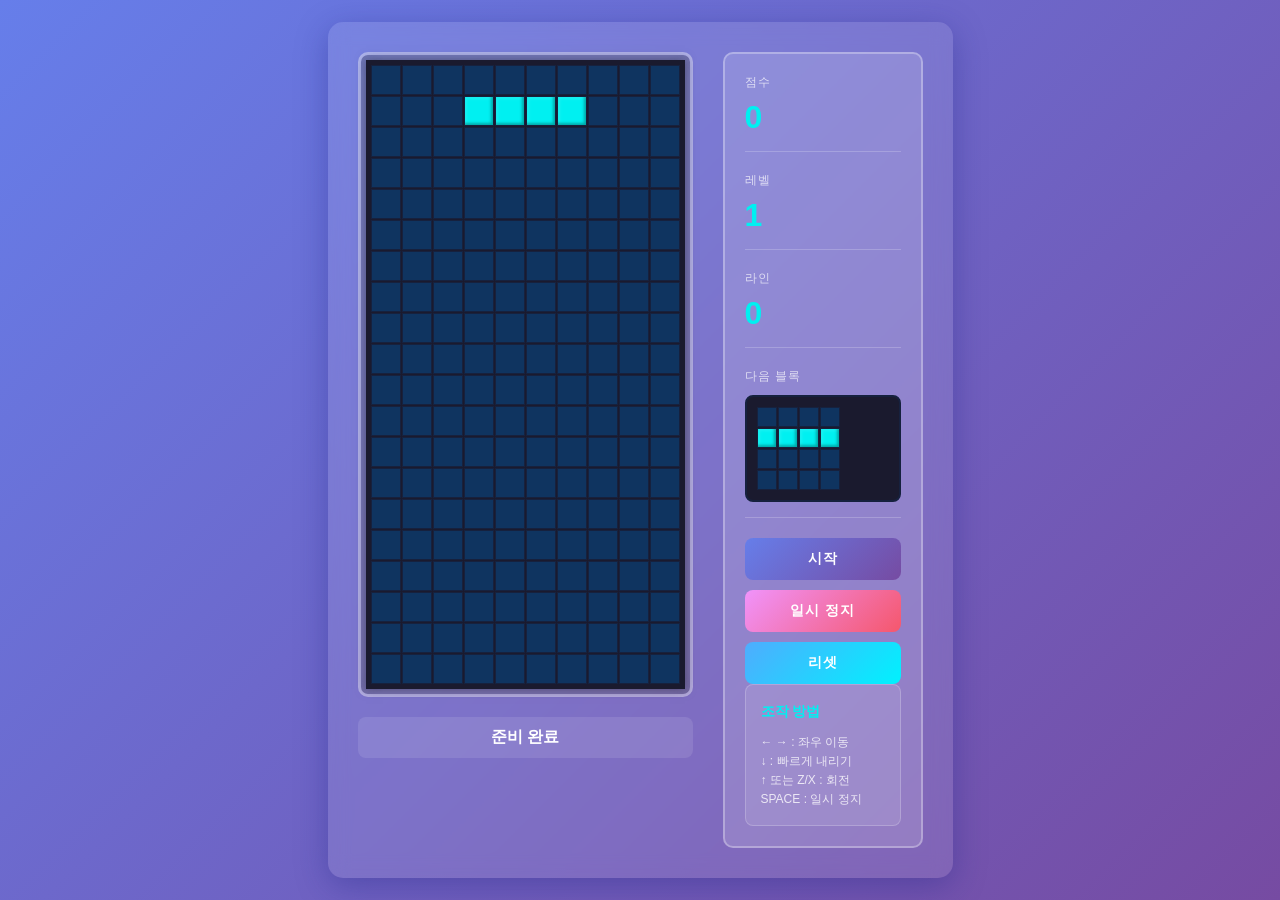
<file: 260910/Game01/index.html>
<!DOCTYPE html>
<html lang="ko">
<head>
    <meta charset="UTF-8">
    <meta name="viewport" content="width=device-width, initial-scale=1.0">
    <title>테트리스 게임</title>
    <style>
        * {
            margin: 0;
            padding: 0;
            box-sizing: border-box;
        }

        body {
            display: flex;
            justify-content: center;
            align-items: center;
            min-height: 100vh;
            background: linear-gradient(135deg, #667eea 0%, #764ba2 100%);
            font-family: 'Arial', sans-serif;
        }

        .container {
            display: flex;
            gap: 30px;
            background: rgba(255, 255, 255, 0.1);
            padding: 30px;
            border-radius: 15px;
            backdrop-filter: blur(10px);
            box-shadow: 0 8px 32px 0 rgba(31, 38, 135, 0.37);
        }

        .game-section {
            display: flex;
            flex-direction: column;
            gap: 20px;
        }

        .game-board-wrapper {
            background: rgba(255, 255, 255, 0.15);
            border: 3px solid rgba(255, 255, 255, 0.3);
            border-radius: 10px;
            padding: 5px;
            box-shadow: inset 0 0 20px rgba(0, 0, 0, 0.3);
        }

        .game-board {
            display: grid;
            grid-template-columns: repeat(10, 30px);
            grid-template-rows: repeat(20, 30px);
            gap: 1px;
            background: #1a1a2e;
            padding: 5px;
            box-shadow: 0 0 10px rgba(0, 0, 0, 0.5);
        }

        .cell {
            width: 30px;
            height: 30px;
            background: #0f3460;
            border: 1px solid #16213e;
            position: relative;
        }

        .cell.filled {
            background: #e94560;
            box-shadow: inset -2px -2px 3px rgba(0, 0, 0, 0.3), inset 2px 2px 3px rgba(255, 255, 255, 0.1);
        }

        .cell.I { background: #00f0f1; }
        .cell.O { background: #f0e000; }
        .cell.T { background: #a000f0; }
        .cell.S { background: #00f050; }
        .cell.Z { background: #f00000; }
        .cell.J { background: #0000f0; }
        .cell.L { background: #f0a000; }

        .info-panel {
            background: rgba(255, 255, 255, 0.15);
            border: 2px solid rgba(255, 255, 255, 0.3);
            border-radius: 10px;
            padding: 20px;
            width: 200px;
            color: white;
        }

        .info-item {
            margin-bottom: 20px;
            padding-bottom: 15px;
            border-bottom: 1px solid rgba(255, 255, 255, 0.2);
        }

        .info-item:last-child {
            border-bottom: none;
        }

        .info-label {
            font-size: 12px;
            color: rgba(255, 255, 255, 0.7);
            text-transform: uppercase;
            letter-spacing: 1px;
            margin-bottom: 8px;
        }

        .info-value {
            font-size: 32px;
            font-weight: bold;
            color: #00f0f1;
        }

        .next-piece {
            background: #1a1a2e;
            border: 2px solid #16213e;
            border-radius: 8px;
            padding: 10px;
            display: grid;
            grid-template-columns: repeat(4, 20px);
            grid-template-rows: repeat(4, 20px);
            gap: 1px;
            margin-top: 10px;
        }

        .next-piece .cell {
            width: 20px;
            height: 20px;
        }

        .button-group {
            display: flex;
            flex-direction: column;
            gap: 10px;
        }

        button {
            padding: 12px 20px;
            font-size: 14px;
            font-weight: bold;
            border: none;
            border-radius: 8px;
            cursor: pointer;
            text-transform: uppercase;
            transition: all 0.3s ease;
            letter-spacing: 1px;
        }

        .btn-start {
            background: linear-gradient(135deg, #667eea 0%, #764ba2 100%);
            color: white;
        }

        .btn-start:hover {
            transform: translateY(-2px);
            box-shadow: 0 5px 15px rgba(102, 126, 234, 0.4);
        }

        .btn-start:active {
            transform: translateY(0);
        }

        .btn-pause {
            background: linear-gradient(135deg, #f093fb 0%, #f5576c 100%);
            color: white;
        }

        .btn-pause:hover {
            transform: translateY(-2px);
            box-shadow: 0 5px 15px rgba(245, 87, 108, 0.4);
        }

        .btn-reset {
            background: linear-gradient(135deg, #4facfe 0%, #00f2fe 100%);
            color: white;
        }

        .btn-reset:hover {
            transform: translateY(-2px);
            box-shadow: 0 5px 15px rgba(79, 172, 254, 0.4);
        }

        .controls-info {
            background: rgba(255, 255, 255, 0.1);
            padding: 15px;
            border-radius: 8px;
            border: 1px solid rgba(255, 255, 255, 0.2);
            font-size: 12px;
            color: rgba(255, 255, 255, 0.8);
            line-height: 1.6;
        }

        .controls-info h3 {
            margin-bottom: 10px;
            color: #00f0f1;
        }

        .status {
            text-align: center;
            padding: 10px;
            background: rgba(255, 255, 255, 0.1);
            border-radius: 8px;
            color: white;
            font-weight: bold;
            min-height: 30px;
        }

        .status.game-over {
            background: rgba(255, 0, 0, 0.3);
            color: #ff6b6b;
        }

        .status.paused {
            background: rgba(255, 165, 0, 0.3);
            color: #ffa500;
        }

        @media (max-width: 600px) {
            .container {
                flex-direction: column;
                padding: 15px;
            }

            .info-panel {
                width: 100%;
            }

            .game-board {
                grid-template-columns: repeat(10, 25px);
                grid-template-rows: repeat(20, 25px);
            }

            .cell {
                width: 25px;
                height: 25px;
            }
        }
    </style>
</head>
<body>
    <div class="container">
        <div class="game-section">
            <div class="game-board-wrapper">
                <div class="game-board" id="gameBoard"></div>
            </div>
            <div class="status" id="status">준비 완료</div>
        </div>
        
        <div class="info-panel">
            <div class="info-item">
                <div class="info-label">점수</div>
                <div class="info-value" id="score">0</div>
            </div>

            <div class="info-item">
                <div class="info-label">레벨</div>
                <div class="info-value" id="level">1</div>
            </div>

            <div class="info-item">
                <div class="info-label">라인</div>
                <div class="info-value" id="lines">0</div>
            </div>

            <div class="info-item">
                <div class="info-label">다음 블록</div>
                <div class="next-piece" id="nextPiece"></div>
            </div>

            <div class="button-group">
                <button class="btn-start" id="startBtn">시작</button>
                <button class="btn-pause" id="pauseBtn" disabled>일시 정지</button>
                <button class="btn-reset" id="resetBtn">리셋</button>
            </div>

            <div class="controls-info">
                <h3>조작 방법</h3>
                <p>← → : 좌우 이동</p>
                <p>↓ : 빠르게 내리기</p>
                <p>↑ 또는 Z/X : 회전</p>
                <p>SPACE : 일시 정지</p>
            </div>
        </div>
    </div>

    <script src="script.js"></script>
</body>
</html>
</file>
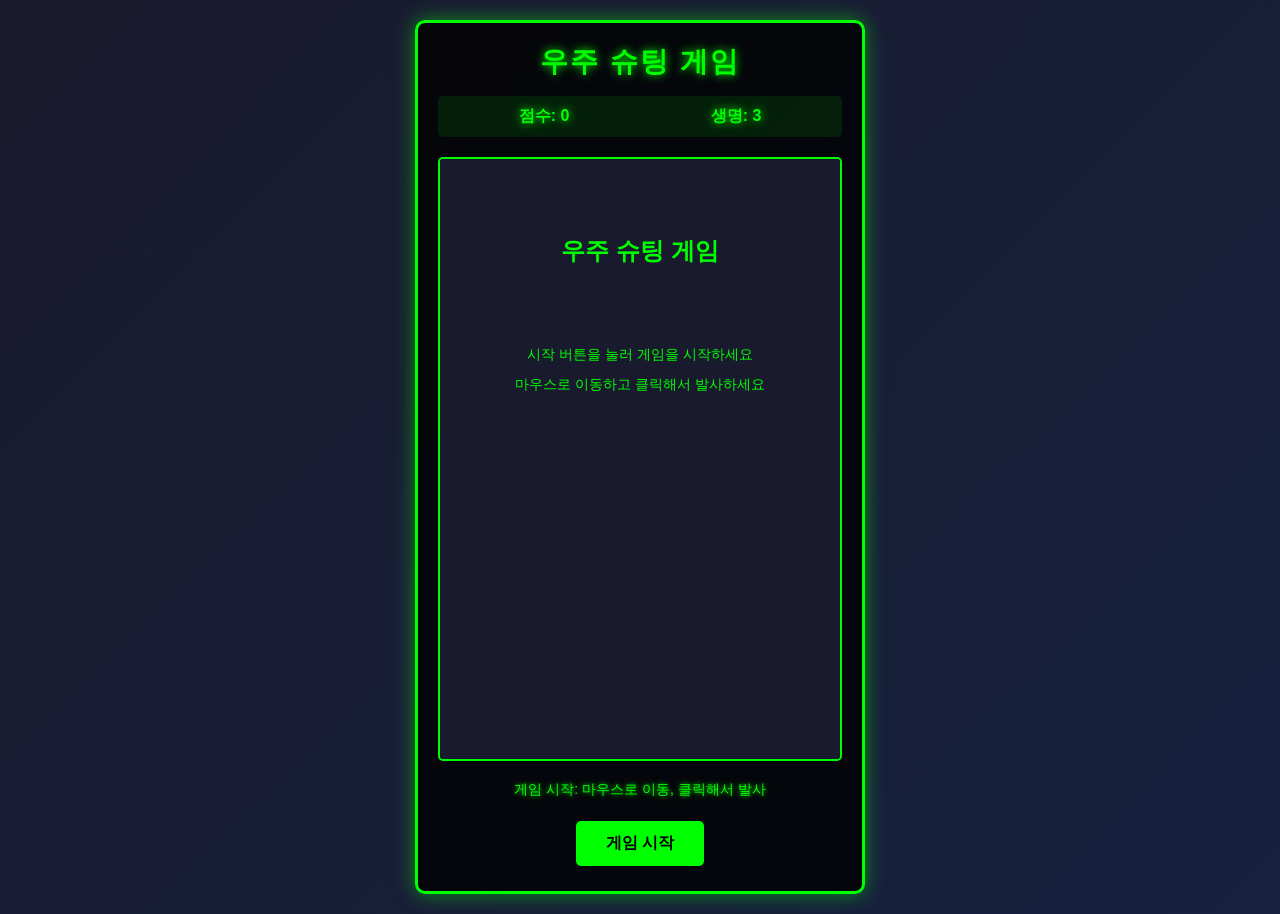
<file: 260910/Game02/index.html>
<!DOCTYPE html>
<html lang="ko">
<head>
    <meta charset="UTF-8">
    <meta name="viewport" content="width=device-width, initial-scale=1.0">
    <title>우주 슈팅 게임</title>
    <link rel="stylesheet" href="style.css">
</head>
<body>
    <div class="game-container">
        <div class="game-header">
            <h1>우주 슈팅 게임</h1>
            <div class="score-board">
                <span>점수: <span id="score">0</span></span>
                <span>생명: <span id="lives">3</span></span>
            </div>
        </div>
        
        <canvas id="gameCanvas" width="400" height="600"></canvas>
        
        <div class="game-info">
            <p id="gameStatus">게임 시작: 마우스로 이동, 클릭해서 발사</p>
            <button id="startBtn" class="btn btn-start">게임 시작</button>
            <button id="resetBtn" class="btn btn-reset" style="display: none;">게임 다시 시작</button>
        </div>
    </div>

    <script src="game.js"></script>
</body>
</html>
</file>
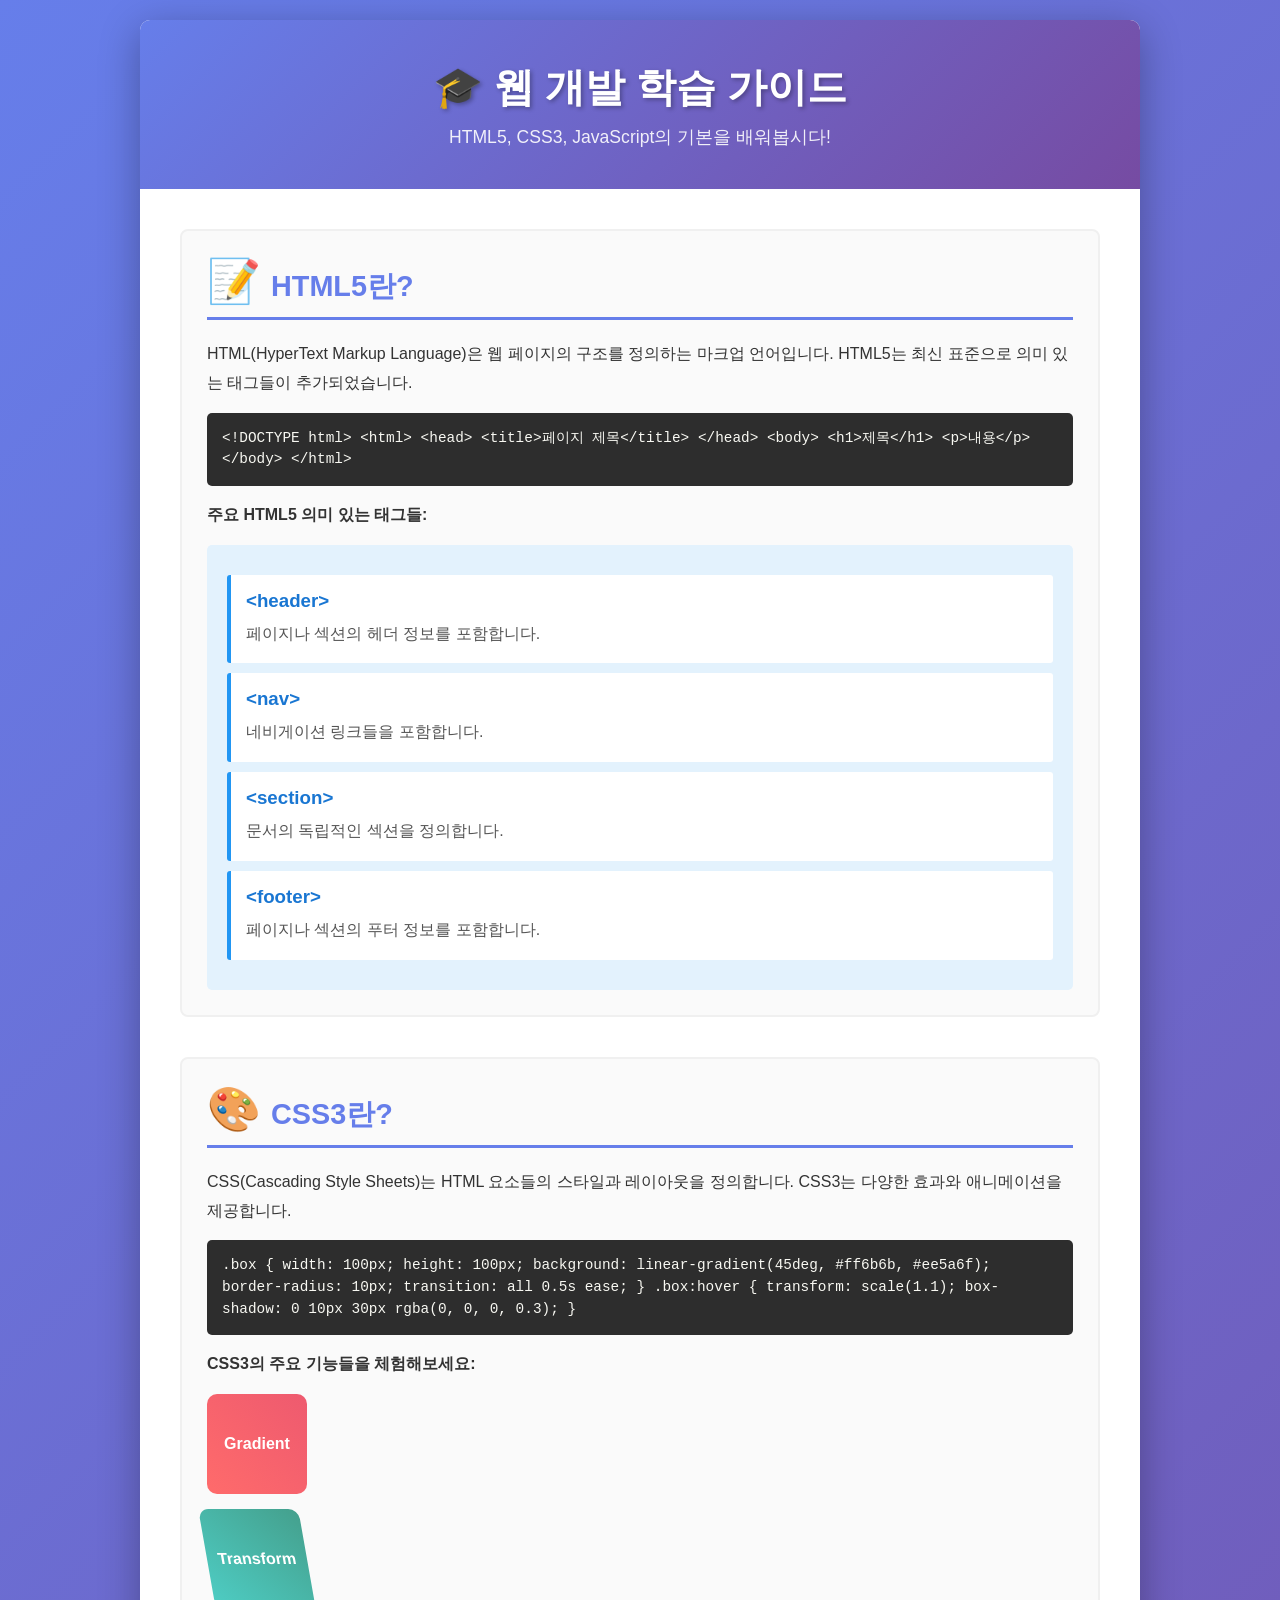
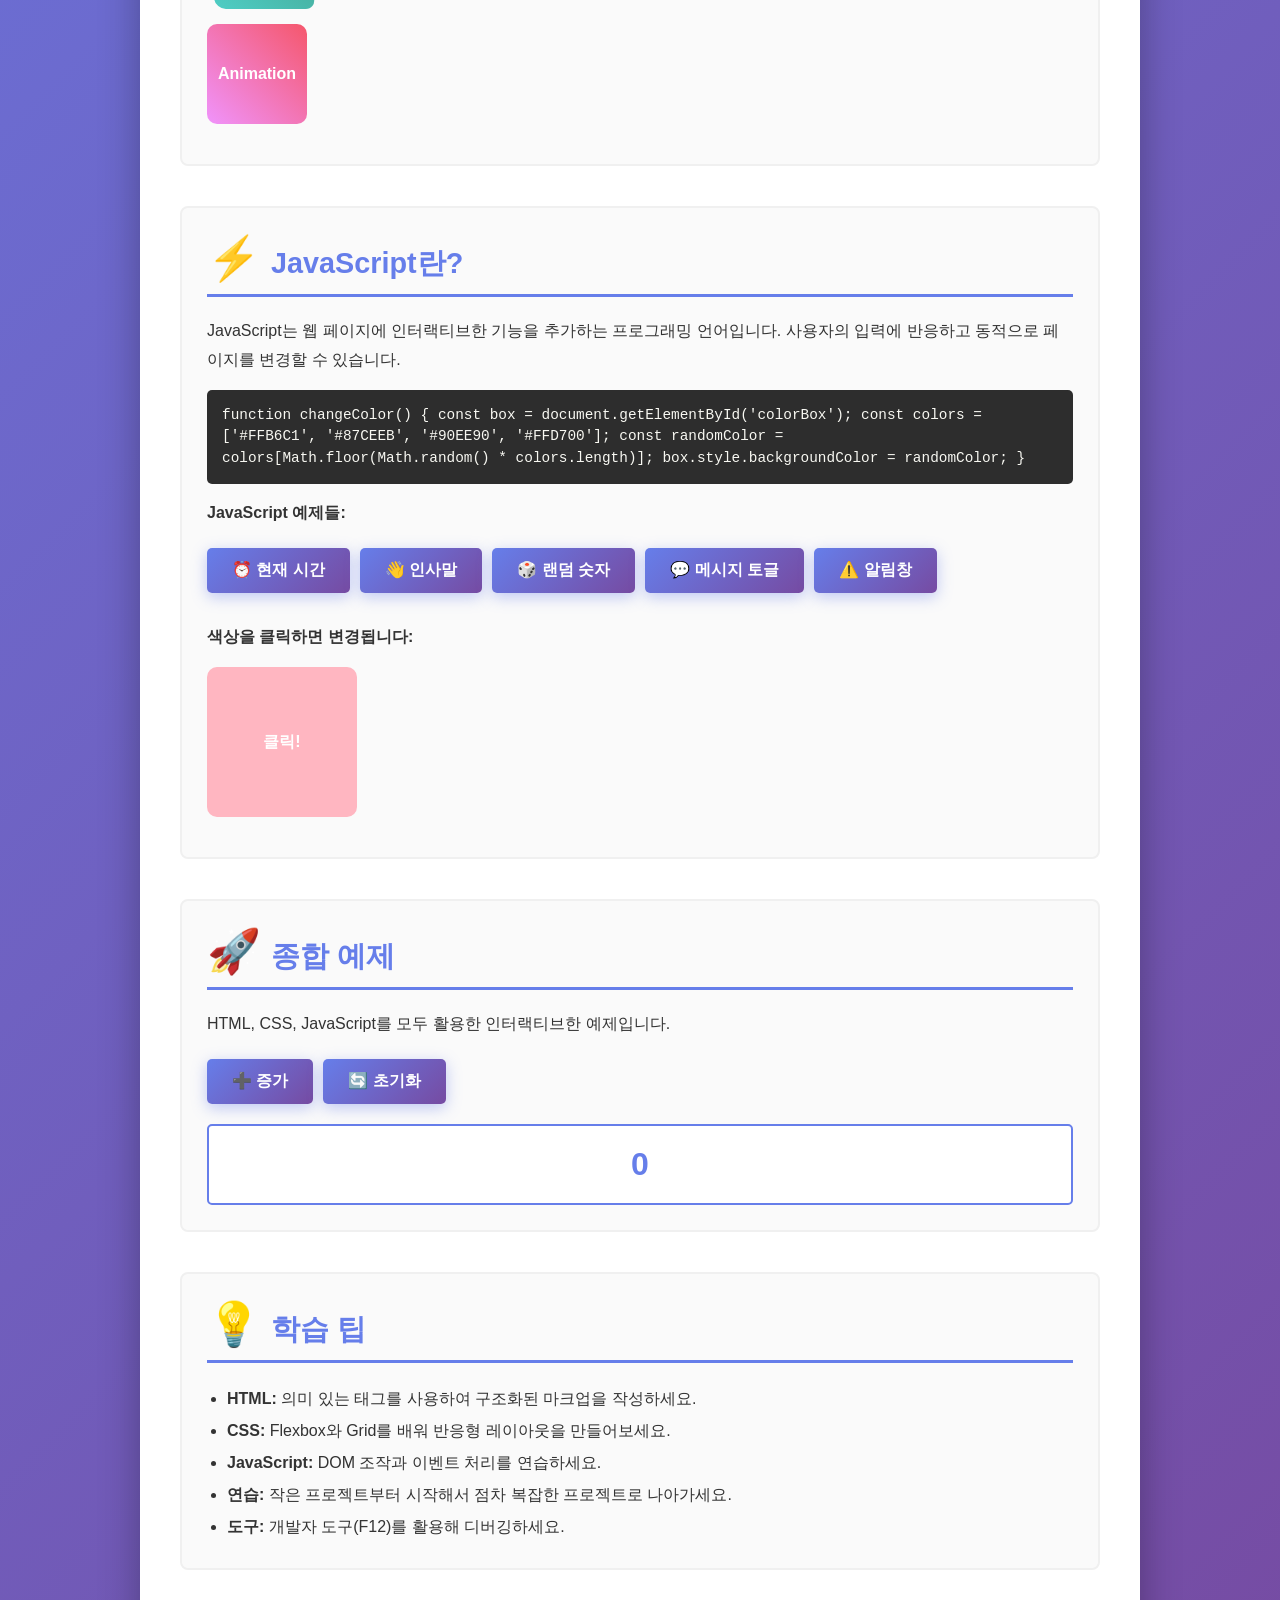
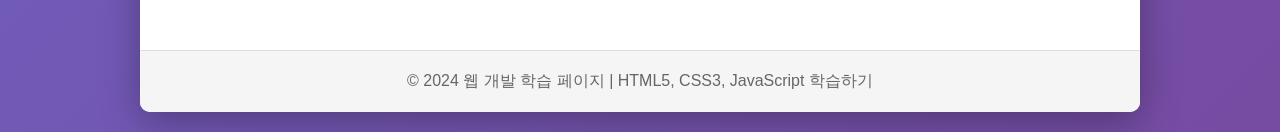
<file: 260910/DemoPage.html>
<!DOCTYPE html>
<html lang="ko">
<head>
    <meta charset="UTF-8">
    <meta name="viewport" content="width=device-width, initial-scale=1.0">
    <title>HTML5, CSS3, JavaScript 학습 페이지</title>
    <style>
        * {
            margin: 0;
            padding: 0;
            box-sizing: border-box;
        }

        body {
            font-family: 'Arial', sans-serif;
            background: linear-gradient(135deg, #667eea 0%, #764ba2 100%);
            min-height: 100vh;
            padding: 20px;
        }

        .container {
            max-width: 1000px;
            margin: 0 auto;
            background: white;
            border-radius: 10px;
            box-shadow: 0 10px 40px rgba(0, 0, 0, 0.3);
            overflow: hidden;
        }

        header {
            background: linear-gradient(135deg, #667eea 0%, #764ba2 100%);
            color: white;
            padding: 40px 20px;
            text-align: center;
        }

        header h1 {
            font-size: 2.5em;
            margin-bottom: 10px;
            text-shadow: 2px 2px 4px rgba(0, 0, 0, 0.3);
        }

        header p {
            font-size: 1.1em;
            opacity: 0.9;
        }

        .content {
            padding: 40px;
        }

        .section {
            margin-bottom: 40px;
            padding: 25px;
            border: 2px solid #f0f0f0;
            border-radius: 8px;
            background: #fafafa;
            transition: all 0.3s ease;
        }

        .section:hover {
            box-shadow: 0 5px 15px rgba(0, 0, 0, 0.1);
            border-color: #667eea;
        }

        .section h2 {
            color: #667eea;
            margin-bottom: 20px;
            font-size: 1.8em;
            border-bottom: 3px solid #667eea;
            padding-bottom: 10px;
        }

        .section p {
            line-height: 1.8;
            color: #333;
            margin-bottom: 15px;
        }

        /* HTML5 섹션 */
        .html-demo {
            background: #e3f2fd;
            padding: 20px;
            border-radius: 5px;
            margin-top: 15px;
        }

        .html-demo article {
            background: white;
            padding: 15px;
            margin: 10px 0;
            border-left: 4px solid #2196F3;
            border-radius: 3px;
        }

        .html-demo article h3 {
            color: #1976D2;
            margin-bottom: 8px;
        }

        .html-demo article p {
            color: #555;
            margin: 0;
        }

        /* CSS3 섹션 */
        .box {
            width: 100px;
            height: 100px;
            margin: 15px 0;
            border-radius: 10px;
            display: flex;
            align-items: center;
            justify-content: center;
            color: white;
            font-weight: bold;
            transition: all 0.5s ease;
            cursor: pointer;
        }

        .box-1 {
            background: linear-gradient(45deg, #ff6b6b, #ee5a6f);
        }

        .box-2 {
            background: linear-gradient(45deg, #4ecdc4, #44a08d);
            transform: skew(10deg);
        }

        .box-2:hover {
            transform: skew(10deg) rotateY(180deg);
            box-shadow: 0 10px 30px rgba(78, 205, 196, 0.4);
        }

        .box-3 {
            background: linear-gradient(45deg, #f093fb, #f5576c);
            animation: pulse 2s infinite;
        }

        @keyframes pulse {
            0%, 100% {
                transform: scale(1);
            }
            50% {
                transform: scale(1.1);
            }
        }

        /* JavaScript 섹션 */
        .button-group {
            display: flex;
            gap: 10px;
            margin: 20px 0;
            flex-wrap: wrap;
        }

        button {
            padding: 12px 25px;
            font-size: 1em;
            border: none;
            border-radius: 5px;
            cursor: pointer;
            background: linear-gradient(135deg, #667eea 0%, #764ba2 100%);
            color: white;
            font-weight: bold;
            transition: all 0.3s ease;
            box-shadow: 0 4px 15px rgba(102, 126, 234, 0.4);
        }

        button:hover {
            transform: translateY(-2px);
            box-shadow: 0 6px 20px rgba(102, 126, 234, 0.6);
        }

        button:active {
            transform: translateY(0);
        }

        .output {
            background: white;
            border: 2px solid #667eea;
            border-radius: 5px;
            padding: 20px;
            margin-top: 15px;
            color: #333;
            min-height: 60px;
            display: none;
        }

        .output.active {
            display: block;
            animation: slideIn 0.3s ease;
        }

        @keyframes slideIn {
            from {
                opacity: 0;
                transform: translateY(-10px);
            }
            to {
                opacity: 1;
                transform: translateY(0);
            }
        }

        .code-example {
            background: #2d2d2d;
            color: #f8f8f2;
            padding: 15px;
            border-radius: 5px;
            overflow-x: auto;
            margin: 15px 0;
            font-family: 'Courier New', monospace;
            font-size: 0.9em;
            line-height: 1.5;
        }

        /* 인터랙티브 색상 변경 */
        .color-box {
            width: 150px;
            height: 150px;
            background: #FFB6C1;
            border-radius: 10px;
            margin: 15px 0;
            transition: all 0.3s ease;
            display: flex;
            align-items: center;
            justify-content: center;
            color: white;
            font-weight: bold;
            cursor: pointer;
        }

        footer {
            background: #f5f5f5;
            padding: 20px;
            text-align: center;
            color: #666;
            border-top: 1px solid #ddd;
        }

        .emoji {
            font-size: 1.5em;
            margin-right: 10px;
        }
    </style>
</head>
<body>
    <div class="container">
        <header>
            <h1>🎓 웹 개발 학습 가이드</h1>
            <p>HTML5, CSS3, JavaScript의 기본을 배워봅시다!</p>
        </header>

        <div class="content">
            <!-- HTML5 섹션 -->
            <section class="section">
                <h2><span class="emoji">📝</span>HTML5란?</h2>
                <p>HTML(HyperText Markup Language)은 웹 페이지의 구조를 정의하는 마크업 언어입니다. HTML5는 최신 표준으로 의미 있는 태그들이 추가되었습니다.</p>

                <div class="code-example">
&lt;!DOCTYPE html&gt;
&lt;html&gt;
  &lt;head&gt;
    &lt;title&gt;페이지 제목&lt;/title&gt;
  &lt;/head&gt;
  &lt;body&gt;
    &lt;h1&gt;제목&lt;/h1&gt;
    &lt;p&gt;내용&lt;/p&gt;
  &lt;/body&gt;
&lt;/html&gt;
                </div>

                <p><strong>주요 HTML5 의미 있는 태그들:</strong></p>
                <div class="html-demo">
                    <article>
                        <h3>&lt;header&gt;</h3>
                        <p>페이지나 섹션의 헤더 정보를 포함합니다.</p>
                    </article>
                    <article>
                        <h3>&lt;nav&gt;</h3>
                        <p>네비게이션 링크들을 포함합니다.</p>
                    </article>
                    <article>
                        <h3>&lt;section&gt;</h3>
                        <p>문서의 독립적인 섹션을 정의합니다.</p>
                    </article>
                    <article>
                        <h3>&lt;footer&gt;</h3>
                        <p>페이지나 섹션의 푸터 정보를 포함합니다.</p>
                    </article>
                </div>
            </section>

            <!-- CSS3 섹션 -->
            <section class="section">
                <h2><span class="emoji">🎨</span>CSS3란?</h2>
                <p>CSS(Cascading Style Sheets)는 HTML 요소들의 스타일과 레이아웃을 정의합니다. CSS3는 다양한 효과와 애니메이션을 제공합니다.</p>

                <div class="code-example">
.box {
  width: 100px;
  height: 100px;
  background: linear-gradient(45deg, #ff6b6b, #ee5a6f);
  border-radius: 10px;
  transition: all 0.5s ease;
}

.box:hover {
  transform: scale(1.1);
  box-shadow: 0 10px 30px rgba(0, 0, 0, 0.3);
}
                </div>

                <p><strong>CSS3의 주요 기능들을 체험해보세요:</strong></p>
                <div class="box box-1">Gradient</div>
                <div class="box box-2">Transform</div>
                <div class="box box-3">Animation</div>
            </section>

            <!-- JavaScript 섹션 -->
            <section class="section">
                <h2><span class="emoji">⚡</span>JavaScript란?</h2>
                <p>JavaScript는 웹 페이지에 인터랙티브한 기능을 추가하는 프로그래밍 언어입니다. 사용자의 입력에 반응하고 동적으로 페이지를 변경할 수 있습니다.</p>

                <div class="code-example">
function changeColor() {
  const box = document.getElementById('colorBox');
  const colors = ['#FFB6C1', '#87CEEB', '#90EE90', '#FFD700'];
  const randomColor = colors[Math.floor(Math.random() * colors.length)];
  box.style.backgroundColor = randomColor;
}
                </div>

                <p><strong>JavaScript 예제들:</strong></p>
                <div class="button-group">
                    <button onclick="showTime()">⏰ 현재 시간</button>
                    <button onclick="greeting()">👋 인사말</button>
                    <button onclick="randomNumber()">🎲 랜덤 숫자</button>
                    <button onclick="toggleMessage()">💬 메시지 토글</button>
                    <button onclick="showAlert()">⚠️ 알림창</button>
                </div>

                <div class="output" id="output"></div>

                <p style="margin-top: 30px;"><strong>색상을 클릭하면 변경됩니다:</strong></p>
                <div class="color-box" id="colorBox" onclick="changeColor()">클릭!</div>
            </section>

            <!-- 종합 예제 -->
            <section class="section">
                <h2><span class="emoji">🚀</span>종합 예제</h2>
                <p>HTML, CSS, JavaScript를 모두 활용한 인터랙티브한 예제입니다.</p>

                <div class="button-group">
                    <button onclick="countUp()">➕ 증가</button>
                    <button onclick="resetCount()">🔄 초기화</button>
                </div>
                <div class="output active" id="counter">
                    <h3 style="text-align: center; margin: 0; color: #667eea; font-size: 2em;">0</h3>
                </div>
            </section>

            <!-- 학습 팁 -->
            <section class="section">
                <h2><span class="emoji">💡</span>학습 팁</h2>
                <ul style="line-height: 2; color: #333; margin-left: 20px;">
                    <li><strong>HTML:</strong> 의미 있는 태그를 사용하여 구조화된 마크업을 작성하세요.</li>
                    <li><strong>CSS:</strong> Flexbox와 Grid를 배워 반응형 레이아웃을 만들어보세요.</li>
                    <li><strong>JavaScript:</strong> DOM 조작과 이벤트 처리를 연습하세요.</li>
                    <li><strong>연습:</strong> 작은 프로젝트부터 시작해서 점차 복잡한 프로젝트로 나아가세요.</li>
                    <li><strong>도구:</strong> 개발자 도구(F12)를 활용해 디버깅하세요.</li>
                </ul>
            </section>
        </div>

        <footer>
            <p>© 2024 웹 개발 학습 페이지 | HTML5, CSS3, JavaScript 학습하기</p>
        </footer>
    </div>

    <script>
        // 현재 시간 표시
        function showTime() {
            const now = new Date();
            const timeString = now.toLocaleTimeString('ko-KR');
            showOutput(`현재 시간: ${timeString}`);
        }

        // 인사말
        function greeting() {
            const greetings = ['안녕하세요! 👋', '반갑습니다! 😊', '좋은 하루 되세요! ☀️'];
            const random = greetings[Math.floor(Math.random() * greetings.length)];
            showOutput(random);
        }

        // 랜덤 숫자 생성
        function randomNumber() {
            const num = Math.floor(Math.random() * 100) + 1;
            showOutput(`🎲 생성된 숫자: ${num}`);
        }

        // 메시지 토글
        let messageVisible = false;
        function toggleMessage() {
            messageVisible = !messageVisible;
            const message = messageVisible ? 
                '✅ JavaScript가 정상적으로 작동합니다!' : 
                '❌ 메시지가 숨겨졌습니다.';
            showOutput(message);
        }

        // 알림창 표시
        function showAlert() {
            alert('JavaScript로 알림창을 만들 수 있습니다! 🎉');
        }

        // 색상 변경
        function changeColor() {
            const box = document.getElementById('colorBox');
            const colors = ['#FFB6C1', '#87CEEB', '#90EE90', '#FFD700', '#DDA0DD', '#FFA07A'];
            const randomColor = colors[Math.floor(Math.random() * colors.length)];
            box.style.backgroundColor = randomColor;
        }

        // 카운터
        let count = 0;
        function countUp() {
            count++;
            updateCounter();
        }

        function resetCount() {
            count = 0;
            updateCounter();
        }

        function updateCounter() {
            document.getElementById('counter').innerHTML = `<h3 style="text-align: center; margin: 0; color: #667eea; font-size: 2em;">${count}</h3>`;
        }

        // 결과 표시 함수
        function showOutput(message) {
            const output = document.getElementById('output');
            output.textContent = message;
            output.classList.add('active');
        }
    </script>
</body>
</html>
</file>
<file: 260910/Game02/style.css>
* {
    margin: 0;
    padding: 0;
    box-sizing: border-box;
}

body {
    font-family: 'Arial', sans-serif;
    background: linear-gradient(135deg, #1a1a2e 0%, #16213e 100%);
    display: flex;
    justify-content: center;
    align-items: center;
    min-height: 100vh;
    padding: 20px;
}

.game-container {
    background: rgba(0, 0, 0, 0.8);
    border: 3px solid #00ff00;
    border-radius: 10px;
    padding: 20px;
    box-shadow: 0 0 20px rgba(0, 255, 0, 0.5);
    max-width: 500px;
}

.game-header {
    text-align: center;
    margin-bottom: 20px;
    color: #00ff00;
    text-shadow: 0 0 10px #00ff00;
}

.game-header h1 {
    font-size: 28px;
    margin-bottom: 15px;
    text-transform: uppercase;
    letter-spacing: 2px;
}

.score-board {
    display: flex;
    justify-content: space-around;
    background: rgba(0, 255, 0, 0.1);
    padding: 10px;
    border-radius: 5px;
    font-size: 16px;
    font-weight: bold;
}

.score-board span {
    flex: 1;
    text-align: center;
}

#gameCanvas {
    display: block;
    width: 100%;
    height: auto;
    background: linear-gradient(180deg, #0a0e27 0%, #16213e 50%, #0f3460 100%);
    border: 2px solid #00ff00;
    border-radius: 5px;
    margin-bottom: 20px;
    image-rendering: crisp-edges;
}

.game-info {
    text-align: center;
    color: #00ff00;
}

#gameStatus {
    font-size: 14px;
    margin-bottom: 15px;
    min-height: 20px;
    text-shadow: 0 0 5px #00ff00;
}

.btn {
    background: #00ff00;
    color: #000;
    border: none;
    padding: 12px 30px;
    font-size: 16px;
    font-weight: bold;
    border-radius: 5px;
    cursor: pointer;
    text-transform: uppercase;
    transition: all 0.3s ease;
    margin: 5px;
}

.btn:hover {
    background: #00cc00;
    transform: scale(1.05);
    box-shadow: 0 0 10px rgba(0, 255, 0, 0.8);
}

.btn:active {
    transform: scale(0.95);
}

.btn-start {
    display: inline-block;
}

.btn-reset {
    background: #ff4444;
    color: white;
}

.btn-reset:hover {
    background: #ff2222;
    box-shadow: 0 0 10px rgba(255, 68, 68, 0.8);
}

/* 반응형 디자인 */
@media (max-width: 480px) {
    .game-container {
        padding: 15px;
    }

    .game-header h1 {
        font-size: 22px;
    }

    #gameCanvas {
        max-width: 100%;
        height: auto;
    }

    .score-board {
        flex-direction: column;
        gap: 10px;
    }
}
</file>
